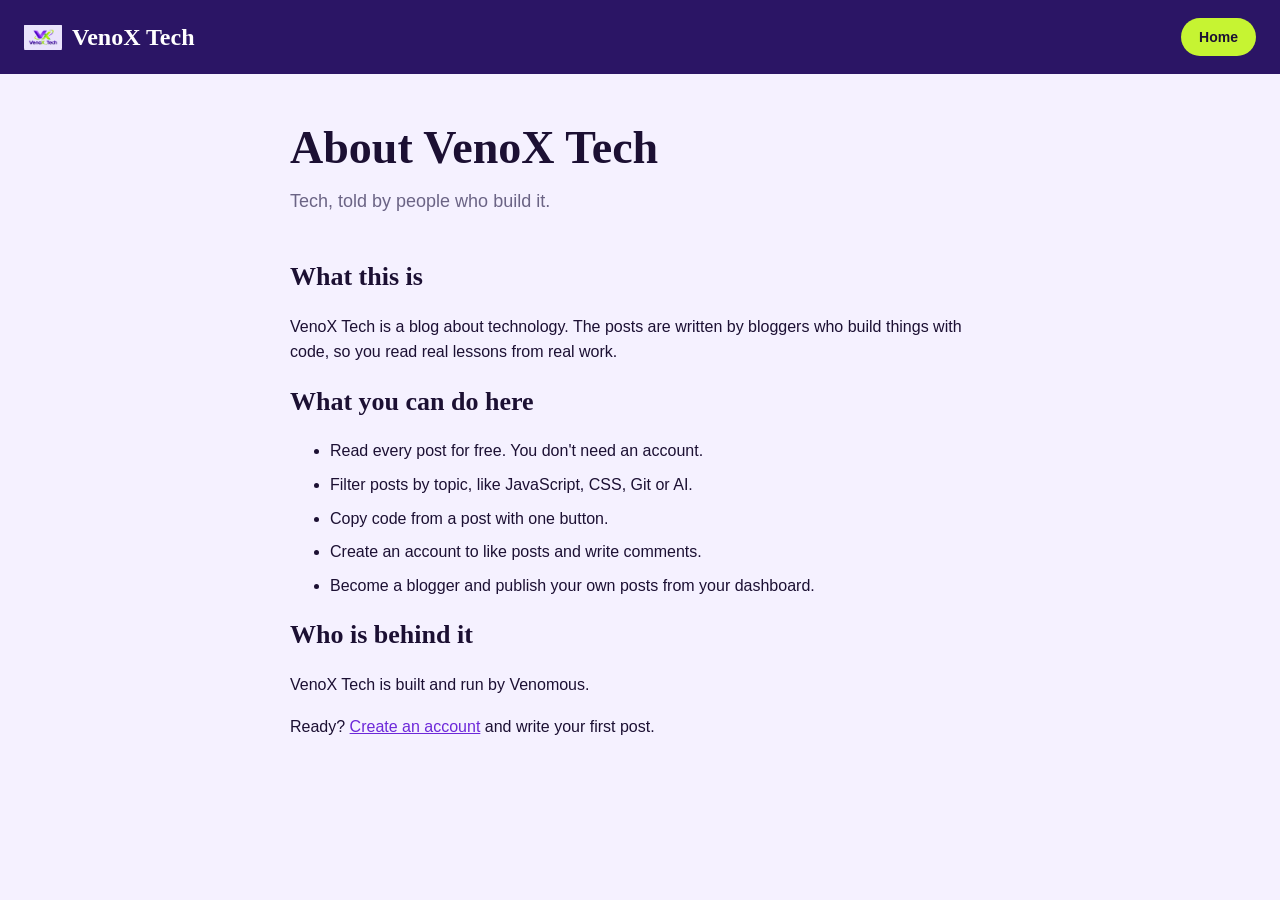
<file: about.html>
<!DOCTYPE html>
<html lang="en">
<head>
  <meta charset="UTF-8">
  <meta name="viewport" content="width=device-width, initial-scale=1">
  <title>About | VenoX Tech</title>
  <link rel="stylesheet" href="style.css">
</head>
<body>

  <header>
    <a href="index.html"><img src="logo.png" alt="VenoX Tech logo"><span>VenoX Tech</span></a>
    <a href="index.html">Home</a>
  </header>

  <main>
    <h1>About VenoX Tech</h1>
    <p id="intro">Tech, told by people who build it.</p>

    <h2>What this is</h2>
    <p>VenoX Tech is a blog about technology. The posts are written by bloggers who build things with code, so you read real lessons from real work.</p>

    <h2>What you can do here</h2>
    <ul>
      <li>Read every post for free. You don't need an account.</li>
      <li>Filter posts by topic, like JavaScript, CSS, Git or AI.</li>
      <li>Copy code from a post with one button.</li>
      <li>Create an account to like posts and write comments.</li>
      <li>Become a blogger and publish your own posts from your dashboard.</li>
    </ul>

    <h2>Who is behind it</h2>
    <p>VenoX Tech is built and run by Venomous.</p>

    <p>Ready? <a href="signup.html">Create an account</a> and write your first post.</p>
  </main>

</body>
</html>
</file>
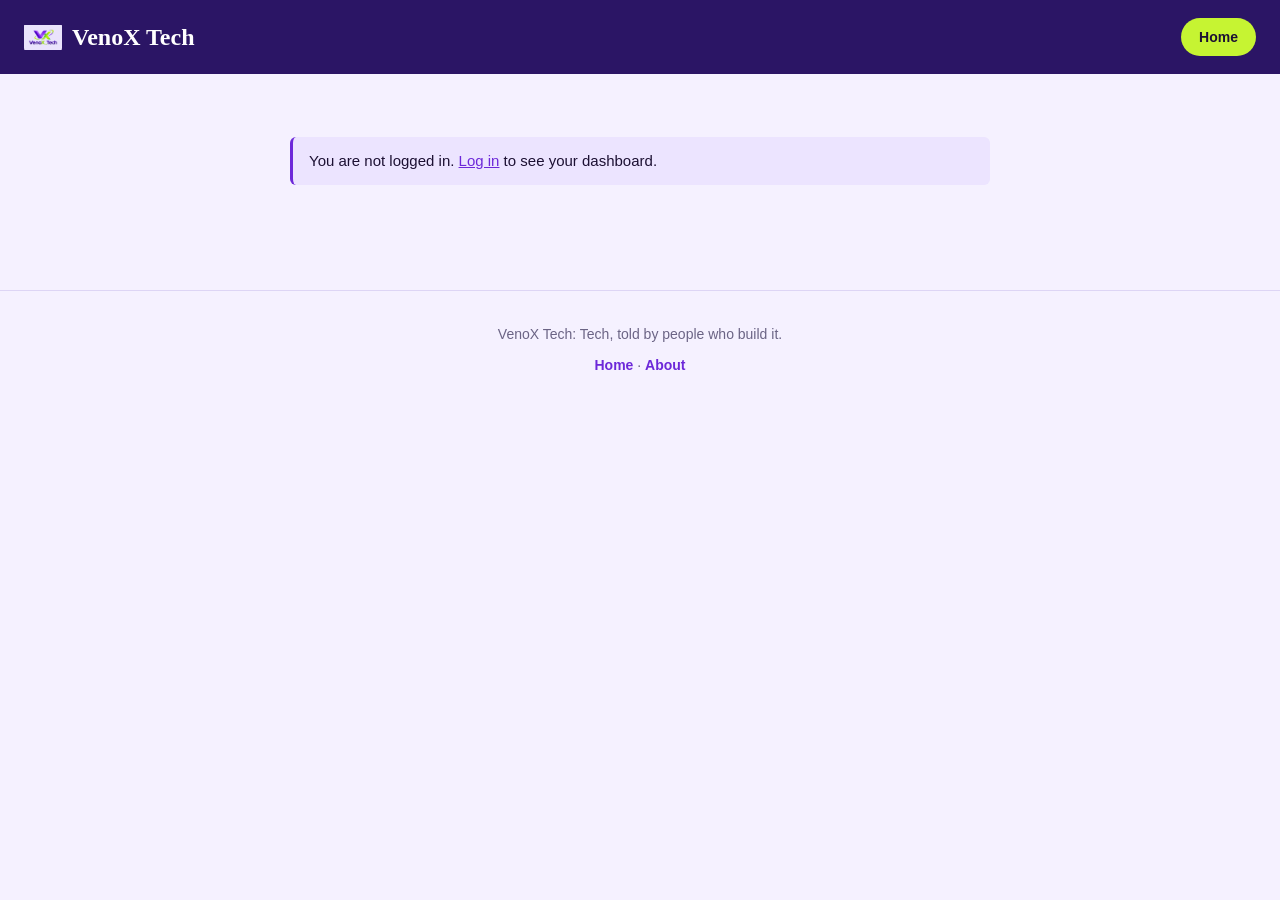
<file: blogger-dashboard.html>
<!DOCTYPE html>
<html lang="en">
<head>
  <meta charset="UTF-8">
  <meta name="viewport" content="width=device-width, initial-scale=1">
  <title>Dashboard | VenoX Tech</title>
  <link rel="stylesheet" href="style.css">
</head>
<body>

  <header>
    <a href="index.html"><img src="logo.png" alt="VenoX Tech logo"><span>VenoX Tech</span></a>
    <a href="index.html">Home</a>
  </header>

  <main>
    <p class="notice" id="loginNotice" hidden>You are not logged in. <a href="login.html">Log in</a> to see your dashboard.</p>

    <div id="dashboardArea" hidden>
      <h1>Your dashboard</h1>
      <p id="welcomeText"></p>

      <div id="stats">
        <div><strong id="statPosts">0</strong><span>Posts</span></div>
        <div><strong id="statLikes">0</strong><span>Likes</span></div>
        <div><strong id="statComments">0</strong><span>Comments</span></div>
      </div>

      <div class="buttonRow">
      <a href="post.html">Make a post</a>

      <div id="adminExport" hidden>
        <a href="export.html">Export posts</a>
      </div>

      <button id="logoutButton">Log out</button>
    </div>

      <div id="postList"></div>
      <p id="emptyMessage" hidden>You have no posts yet. Press "Make a post" to write your first one.</p>
    </div>
  </main><footer><p>VenoX Tech: Tech, told by people who build it.</p><p><a href="index.html">Home</a> · <a href="about.html">About</a></p></footer>

  <script>
    const loginNotice = document.getElementById("loginNotice");
    const dashboardArea = document.getElementById("dashboardArea");
    const welcomeText = document.getElementById("welcomeText");
    const statPosts = document.getElementById("statPosts");
    const statLikes = document.getElementById("statLikes");
    const statComments = document.getElementById("statComments");
    const logoutButton = document.getElementById("logoutButton");
    const postList = document.getElementById("postList");
    const emptyMessage = document.getElementById("emptyMessage");
    const adminExport = document.getElementById("adminExport");
    const adminEmail = "anitapeter.102938@gmail.com";

    let currentUser = null;
    const currentEmail = JSON.parse(localStorage.getItem("vx_session")) || "";
    const users = JSON.parse(localStorage.getItem("vx_users")) || [];

    for (let i = 0; i < users.length; i++) {
      if (users[i].email === currentEmail) {
        currentUser = users[i];
      }
    }

    let allPosts = JSON.parse(localStorage.getItem("vx_posts")) || [];

    logoutButton.addEventListener("click", function () {
      localStorage.removeItem("vx_session");
      window.location.href = "index.html";
    });

    function deletePost(postId) {
      const sure = confirm("Delete this post? You cannot undo this.");
      if (sure === false) {
        return;
      }

      const remainingPosts = [];
      for (let i = 0; i < allPosts.length; i++) {
        if (allPosts[i].id !== postId) {
          remainingPosts.push(allPosts[i]);
        }
      }

      allPosts = remainingPosts;
      localStorage.setItem("vx_posts", JSON.stringify(allPosts));
      showDashboard();
    }

    function sharePost(postId) {
      const folder = window.location.href.replace("blogger-dashboard.html", "");
      const link = folder + "comments.html?id=" + postId;
      navigator.clipboard.writeText(link);
      alert("Link copied!");
    }

    function showDashboard() {
      postList.innerHTML = "";

      const myPosts = [];
      for (let i = 0; i < allPosts.length; i++) {
        if (allPosts[i].author === currentUser.email) {
          myPosts.push(allPosts[i]);
        }
      }

      let totalLikes = 0;
      let totalComments = 0;
      for (let i = 0; i < myPosts.length; i++) {
        totalLikes = totalLikes + myPosts[i].likes.length;
        totalComments = totalComments + myPosts[i].comments.length;
      }

      statPosts.textContent = myPosts.length;
      statLikes.textContent = totalLikes;
      statComments.textContent = totalComments;

      if (myPosts.length === 0) {
        emptyMessage.hidden = false;
        return;
      }
      emptyMessage.hidden = true;

      for (let i = 0; i < myPosts.length; i++) {
        const post = myPosts[i];

        const card = document.createElement("article");

        const image = document.createElement("img");
        image.src = post.img;
        image.alt = post.title;

        const body = document.createElement("div");
        body.className = "cardBody";

        const title = document.createElement("h2");
        const titleLink = document.createElement("a");
        titleLink.href = "comments.html?id=" + post.id;
        titleLink.textContent = post.title;
        title.appendChild(titleLink);

        const name = document.createElement("p");
        name.className = "authorName";
        name.textContent = post.name + " - " + post.date;

        let previewText = post.text;
        if (previewText.length > 160) {
          previewText = previewText.slice(0, 160) + "...";
        }
        const preview = document.createElement("p");
        preview.textContent = previewText;
        
        const readMore = document.createElement("a");
        readMore.className = "readMore";
        readMore.href = "comments.html?id=" + post.id;
        readMore.textContent = "Read the full post";

        body.appendChild(title);
        body.appendChild(name);
        body.appendChild(preview);
        body.appendChild(readMore);

        const actions = document.createElement("div");
        actions.className = "actions";

        const likeCount = document.createElement("button");
        likeCount.textContent = "Likes (" + post.likes.length + ")";

        const commentLink = document.createElement("a");
        commentLink.href = "comments.html?id=" + post.id;
        commentLink.textContent = "Comments (" + post.comments.length + ")";

        const shareButton = document.createElement("button");
        shareButton.textContent = "Share";
        shareButton.onclick = function () {
          sharePost(post.id);
        };

        const deleteButton = document.createElement("button");
        deleteButton.textContent = "Delete";
        deleteButton.onclick = function () {
          deletePost(post.id);
        };

        actions.appendChild(likeCount);
        actions.appendChild(commentLink);
        actions.appendChild(shareButton);
        const editLink = document.createElement("a");
        editLink.href = "post.html?edit=" + post.id;
        editLink.textContent = "Edit";
        actions.appendChild(editLink);
        actions.appendChild(deleteButton);

        card.appendChild(image);
        card.appendChild(body);
        card.appendChild(actions);
        postList.appendChild(card);
      }
    }

    if (currentUser === null) {
      loginNotice.hidden = false;
    } else {
  dashboardArea.hidden = false;
  welcomeText.textContent = "Welcome, " + currentUser.name + ".";

  if (currentUser.email === adminEmail) {
    adminExport.hidden = false;
  }

  showDashboard();
  }
  </script>

</body>
</html>
</file>
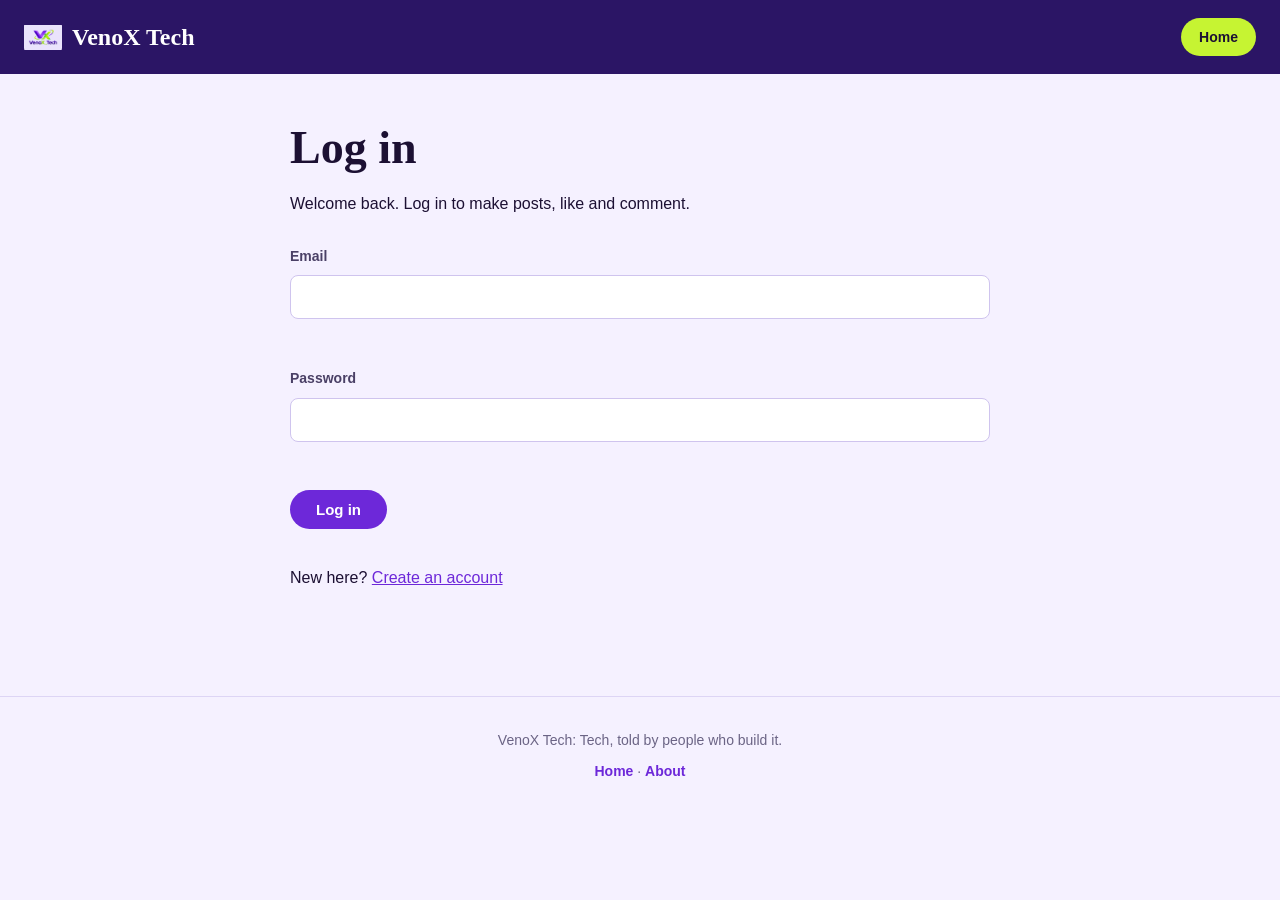
<file: login.html>
<!DOCTYPE html>
<html lang="en">
<head>
  <meta charset="UTF-8">
  <meta name="viewport" content="width=device-width, initial-scale=1">
  <title>Log in | VenoX Tech</title>
  <link rel="stylesheet" href="style.css">
</head>
<body>

  <header>
    <a href="index.html"><img src="logo.png" alt="VenoX Tech logo"><span>VenoX Tech</span></a>
    <a href="index.html">Home</a>
  </header>

  <main>
    <h1>Log in</h1>
    <p>Welcome back. Log in to make posts, like and comment.</p>

    <form id="loginForm">
      <label for="emailInput">Email</label>
      <input type="email" id="emailInput">
      <p class="error" id="emailError"></p>

      <label for="passwordInput">Password</label>
      <input type="password" id="passwordInput">
      <p class="error" id="passwordError"></p>

      <button type="submit">Log in</button>
      <p class="error" id="formError"></p>
    </form>

    <p>New here? <a href="signup.html">Create an account</a></p>
  </main><footer><p>VenoX Tech: Tech, told by people who build it.</p><p><a href="index.html">Home</a> · <a href="about.html">About</a></p></footer>

  <script src="login.js"></script>

</body>
</html>
</file>
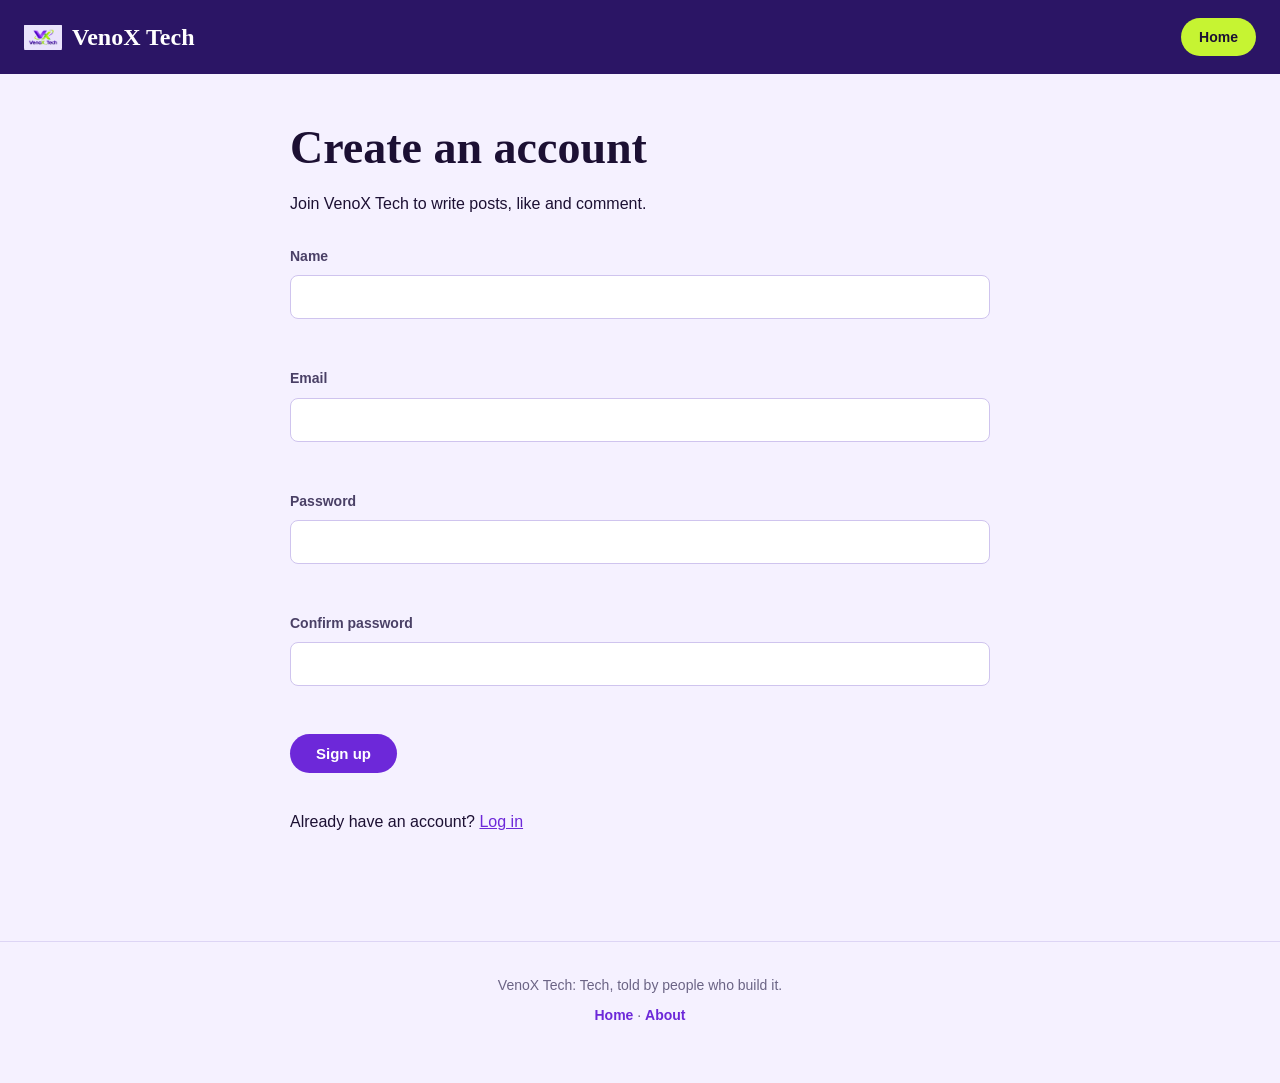
<file: signup.html>
<!DOCTYPE html>
<html lang="en">
<head>
  <meta charset="UTF-8">
  <meta name="viewport" content="width=device-width, initial-scale=1">
  <title>Sign up | VenoX Tech</title>
  <link rel="stylesheet" href="style.css">
</head>
<body>

  <header>
    <a href="index.html"><img src="logo.png" alt="VenoX Tech logo"><span>VenoX Tech</span></a>
    <a href="index.html">Home</a>
  </header>

  <main>
    <h1>Create an account</h1>
    <p>Join VenoX Tech to write posts, like and comment.</p>

    <form id="signupForm">
      <label for="nameInput">Name</label>
      <input type="text" id="nameInput">
      <p class="error" id="nameError"></p>

      <label for="emailInput">Email</label>
      <input type="email" id="emailInput">
      <p class="error" id="emailError"></p>

      <label for="passwordInput">Password</label>
      <input type="password" id="passwordInput">
      <p class="error" id="passwordError"></p>

      <label for="confirmInput">Confirm password</label>
      <input type="password" id="confirmInput">
      <p class="error" id="confirmError"></p>

      <button type="submit">Sign up</button>
      <p class="error" id="formError"></p>
    </form>

    <p>Already have an account? <a href="login.html">Log in</a></p>
  </main><footer><p>VenoX Tech: Tech, told by people who build it.</p><p><a href="index.html">Home</a> · <a href="about.html">About</a></p></footer>

  <script>
    const signupForm = document.getElementById("signupForm");
    const nameInput = document.getElementById("nameInput");
    const emailInput = document.getElementById("emailInput");
    const passwordInput = document.getElementById("passwordInput");
    const confirmInput = document.getElementById("confirmInput");

    const nameError = document.getElementById("nameError");
    const emailError = document.getElementById("emailError");
    const passwordError = document.getElementById("passwordError");
    const confirmError = document.getElementById("confirmError");
    const formError = document.getElementById("formError");

    signupForm.addEventListener("submit", function (event) {
      event.preventDefault();

      nameError.textContent = "";
      emailError.textContent = "";
      passwordError.textContent = "";
      confirmError.textContent = "";
      formError.textContent = "";

      const name = nameInput.value.trim();
      const email = emailInput.value.trim().toLowerCase();
      const password = passwordInput.value;
      const confirmPassword = confirmInput.value;

      let allGood = true;

      if (name === "") {
        nameError.textContent = "Enter your name.";
        allGood = false;
      }
      if (email.includes("@") === false) {
        emailError.textContent = "Enter a real email, like name@example.com.";
        allGood = false;
      }
      if (password.length < 6) {
        passwordError.textContent = "Use at least 6 characters.";
        allGood = false;
      }
      if (confirmPassword !== password) {
        confirmError.textContent = "The two passwords do not match.";
        allGood = false;
      }

      if (allGood === false) {
        return;
      }

      const users = JSON.parse(localStorage.getItem("vx_users")) || [];

      for (let i = 0; i < users.length; i++) {
        if (users[i].email === email) {
          emailError.textContent = "This email already has an account. Log in instead.";
          return;
        }
      }

      users.push({ name: name, email: email, password: password });
      localStorage.setItem("vx_users", JSON.stringify(users));
      localStorage.setItem("vx_session", JSON.stringify(email));

      window.location.href = "blogger-dashboard.html";
    });
  </script>

</body>
</html>
</file>
<file: style.css>
body {
  margin: 0;
  background-color: #f5f1ff;
  color: #1c1033;
  font-family: -apple-system, "Segoe UI", Arial, sans-serif;
  line-height: 1.6;
}

[hidden] {
  display: none !important;
}

header {
  display: flex;
  justify-content: space-between;
  align-items: center;
  padding: 18px 24px;
  background-color: #2b1565;
}

header a {
  text-decoration: none;
}

header a:first-child {
  color: white;
  font-family: Georgia, serif;
  font-size: 24px;
  font-weight: bold;
}

header a:last-child {
  padding: 8px 18px;
  background-color: #c6f432;
  border-radius: 999px;
  color: #1c1033;
  font-size: 14px;
  font-weight: bold;
}

header a:last-child:hover {
  background-color: white;
}

main {
  max-width: 700px;
  margin: 0 auto;
  padding: 48px 20px 90px;
}

h1 {
  margin: 0 0 12px;
  font-family: Georgia, serif;
  font-size: 46px;
  line-height: 1.15;
  color: #1c1033;
}

h2 {
  margin: 0 0 6px;
  font-family: Georgia, serif;
  font-size: 26px;
  color: #1c1033;
}

#intro {
  margin: 0 0 40px;
  font-size: 18px;
  color: #6b6485;
}

main p a {
  color: #6d28d9;
}

label {
  display: block;
  margin-top: 28px;
  font-size: 14px;
  font-weight: bold;
  color: #4a4066;
}

input,
textarea,
select {
  width: 100%;
  box-sizing: border-box;
  margin-top: 8px;
  padding: 12px 14px;
  background-color: white;
  color: #1c1033;
  border: 1px solid #cfc4ee;
  border-radius: 8px;
  font-family: inherit;
  font-size: 16px;
}

input:focus,
textarea:focus,
select:focus {
  outline: none;
  border-color: #6d28d9;
}

textarea {
  height: 200px;
  font-family: Georgia, serif;
  font-size: 18px;
  line-height: 1.6;
}

input[type="file"] {
  border: none;
  padding-left: 0;
  background-color: transparent;
}

.error {
  min-height: 1em;
  margin: 6px 0 0;
  font-size: 14px;
  color: #c0143c;
}

.hint {
  margin: 6px 0 0;
  font-size: 13px;
  color: #8b84a6;
}

button {
  margin-top: 28px;
  padding: 11px 26px;
  background-color: #6d28d9;
  color: white;
  border: none;
  border-radius: 999px;
  font-size: 15px;
  font-weight: bold;
  cursor: pointer;
}

button:hover {
  background-color: #5b21b6;
}

button:disabled {
  background-color: #d9d2ee;
  color: #8b84a6;
  cursor: not-allowed;
}

img {
  display: block;
  width: 100%;
  margin: 24px 0;
  border-radius: 10px;
}

#filterButtons {
  display: flex;
  flex-wrap: wrap;
  gap: 8px;
  margin: 0 0 32px;
}

.filterButton {
  margin-top: 0;
  padding: 8px 18px;
  background-color: white;
  color: #6b6485;
  border: 1px solid #cfc4ee;
  font-size: 14px;
  font-weight: normal;
}

.filterButton:hover {
  background-color: #ece4ff;
}

.filterButton.activeFilter {
  background-color: #6d28d9;
  color: white;
  border-color: #6d28d9;
  font-weight: bold;
}

article {
  margin-bottom: 32px;
  background-color: white;
  border: 1px solid #e3dbf7;
  border-radius: 16px;
  overflow: hidden;
}

article:hover {
  border-color: #6d28d9;
  box-shadow: 0 12px 30px rgba(109, 40, 217, 0.15);
  transform: translateY(-3px);
  transition: all 0.2s;
}

article img {
  margin: 0;
  border-radius: 0;
  max-height: 340px;
  object-fit: cover;
}

.cardBody {
  padding: 22px 24px 8px;
}

.cardBody p {
  margin: 0 0 12px;
  color: #4a4066;
}

.cardBody .categoryTag {
  display: inline-block;
  margin: 0 0 10px;
  padding: 3px 12px;
  background-color: #c6f432;
  border-radius: 999px;
  font-size: 12px;
  font-weight: bold;
  letter-spacing: 1px;
  text-transform: uppercase;
  color: #1c1033;
}

.cardBody .authorName {
  font-size: 14px;
  font-weight: bold;
  color: #6d28d9;
}

.cardBody h2 a {
  color: #1c1033;
  text-decoration: none;
}

.cardBody h2 a:hover {
  color: #6d28d9;
}

.readMore {
  display: inline-block;
  margin-bottom: 16px;
  color: #6d28d9;
  font-size: 14px;
  font-weight: bold;
  text-decoration: none;
}

#postName {
  margin: 0 0 8px;
  font-size: 15px;
  font-weight: bold;
  color: #6d28d9;
}

#postText {
  font-family: Georgia, serif;
  font-size: 20px;
  line-height: 1.8;
  color: #2b2340;
  white-space: pre-wrap;
}

#postText p {
  margin: 0 0 20px;
}

.codeBox {
  position: relative;
  margin: 24px 0;
  background-color: #1c1033;
  border-radius: 10px;
}

.codeBox pre {
  margin: 0;
  padding: 48px 20px 20px;
  overflow-x: auto;
}

.codeBox code {
  font-family: Consolas, "Courier New", monospace;
  font-size: 15px;
  line-height: 1.6;
  color: #c6f432;
}

.codeBox button {
  position: absolute;
  top: 10px;
  right: 10px;
  margin: 0;
  padding: 5px 14px;
  background-color: transparent;
  color: #cfc4ee;
  border: 1px solid #4a3a82;
  font-size: 13px;
  font-weight: normal;
}

.codeBox button:hover {
  background-color: #c6f432;
  color: #1c1033;
  border-color: #c6f432;
}

.actions {
  display: flex;
  gap: 8px;
  margin: 24px 0 16px;
  padding: 10px 0;
  border-top: 1px solid #ddd5f5;
}

article .actions {
  margin: 0;
  padding: 12px 24px;
}

.actions button,
.actions a {
  margin-top: 0;
  padding: 8px 16px;
  background-color: transparent;
  color: #6b6485;
  border: 1px solid #cfc4ee;
  border-radius: 999px;
  font-size: 14px;
  font-weight: normal;
  text-decoration: none;
}

.actions button:hover,
.actions a:hover {
  background-color: #6d28d9;
  color: white;
  border-color: #6d28d9;
}

.notice {
  padding: 12px 16px;
  background-color: #ece4ff;
  border-left: 3px solid #6d28d9;
  border-radius: 6px;
  font-size: 15px;
}

.notice a {
  color: #6d28d9;
}

#commentInput {
  height: 100px;
  font-family: inherit;
  font-size: 16px;
}

.comment {
  padding: 20px 0;
  border-bottom: 1px solid #ddd5f5;
}

.comment p {
  margin: 6px 0 0;
}

.buttonRow {
  display: flex;
  justify-content: space-between;
  align-items: center;
  margin: 24px 0 32px;
}

.buttonRow a {
  padding: 11px 26px;
  background-color: #6d28d9;
  color: white;
  border-radius: 999px;
  font-size: 15px;
  font-weight: bold;
  text-decoration: none;
}

.buttonRow a:hover {
  background-color: #5b21b6;
}

.buttonRow button {
  margin-top: 0;
  background-color: transparent;
  color: #6b6485;
  border: 1px solid #cfc4ee;
  font-weight: normal;
}

.buttonRow button:hover {
  background-color: #ece4ff;
}

#stats {
  display: flex;
  gap: 12px;
  margin-top: 24px;
}

#stats div {
  flex: 1;
  padding: 16px;
  background-color: white;
  border: 1px solid #e3dbf7;
  border-radius: 12px;
  text-align: center;
}

#stats strong {
  display: block;
  font-family: Georgia, serif;
  font-size: 32px;
  color: #6d28d9;
}

#stats span {
  font-size: 13px;
  color: #6b6485;
}

@media (max-width: 520px) {
  h1 {
    font-size: 34px;
  }

  main {
    padding-top: 32px;
  }

  .buttonRow {
    flex-wrap: wrap;
    gap: 12px;
  }
}

header a:first-child {
  display: flex;
  align-items: center;
  gap: 10px;
}

header img {
  width: 38px;
  height: 38px;
  margin: 0;
  border-radius: 8px;
  object-fit: contain;
}

footer {
  padding: 32px 20px 48px;
  text-align: center;
  border-top: 1px solid #ddd5f5;
  font-size: 14px;
  color: #6b6485;
}

footer p {
  margin: 0 0 8px;
}

footer a {
  color: #6d28d9;
  font-weight: bold;
  text-decoration: none;
}

footer a:hover {
  text-decoration: underline;
}

main li {
  margin-bottom: 8px;
}

html {
  scroll-behavior: smooth;
}

#progressBar {
  position: fixed;
  top: 0;
  left: 0;
  width: 0;
  height: 4px;
  background-color: #c6f432;
  z-index: 10;
}

#tableOfContents {
  margin: 24px 0 32px;
  padding: 20px 24px;
  background-color: white;
  border: 1px solid #e3dbf7;
  border-left: 4px solid #c6f432;
  border-radius: 10px;
}

#tableOfContents h3 {
  margin: 0 0 10px;
  font-family: Georgia, serif;
  font-size: 18px;
  color: #1c1033;
}

#tocList {
  margin: 0;
  padding-left: 20px;
}

#tocList a {
  color: #6d28d9;
  text-decoration: none;
}

#tocList a:hover {
  text-decoration: underline;
}

#postText h2 {
  margin: 40px 0 12px;
}
</file>
